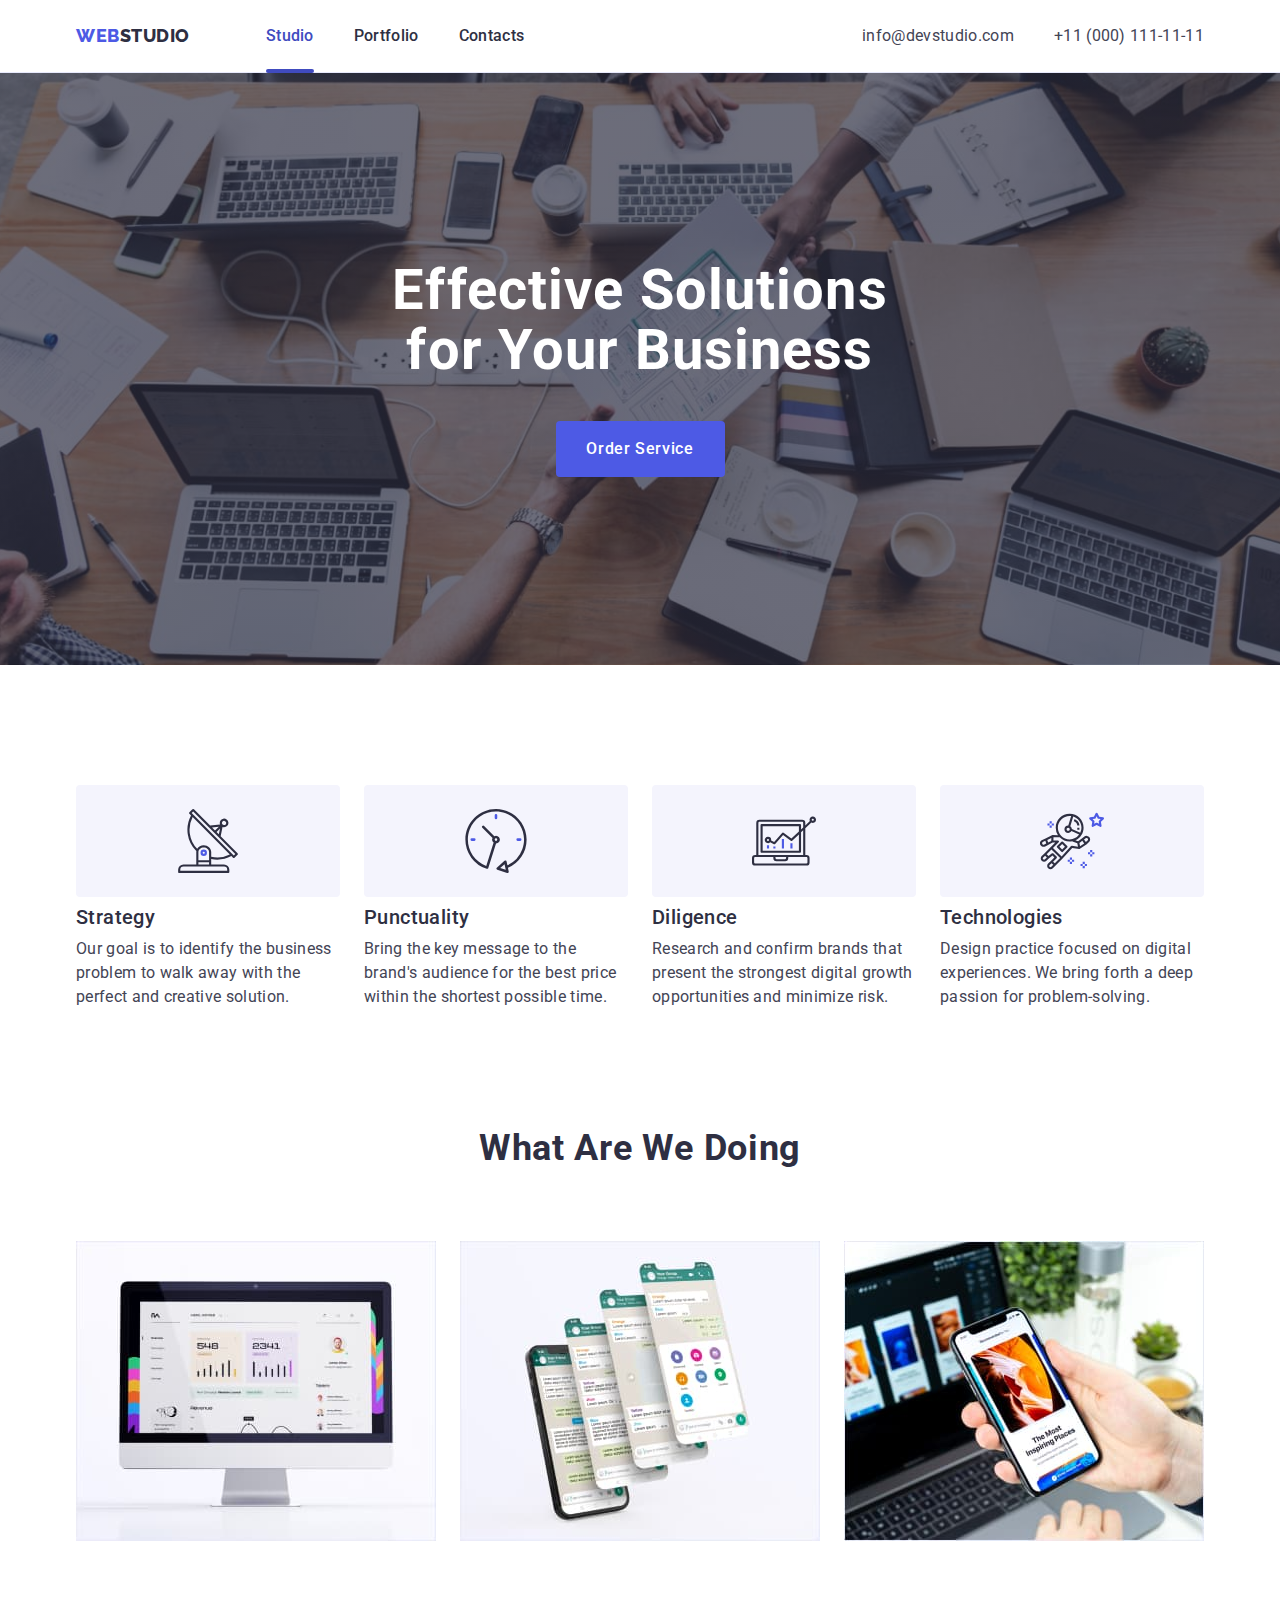
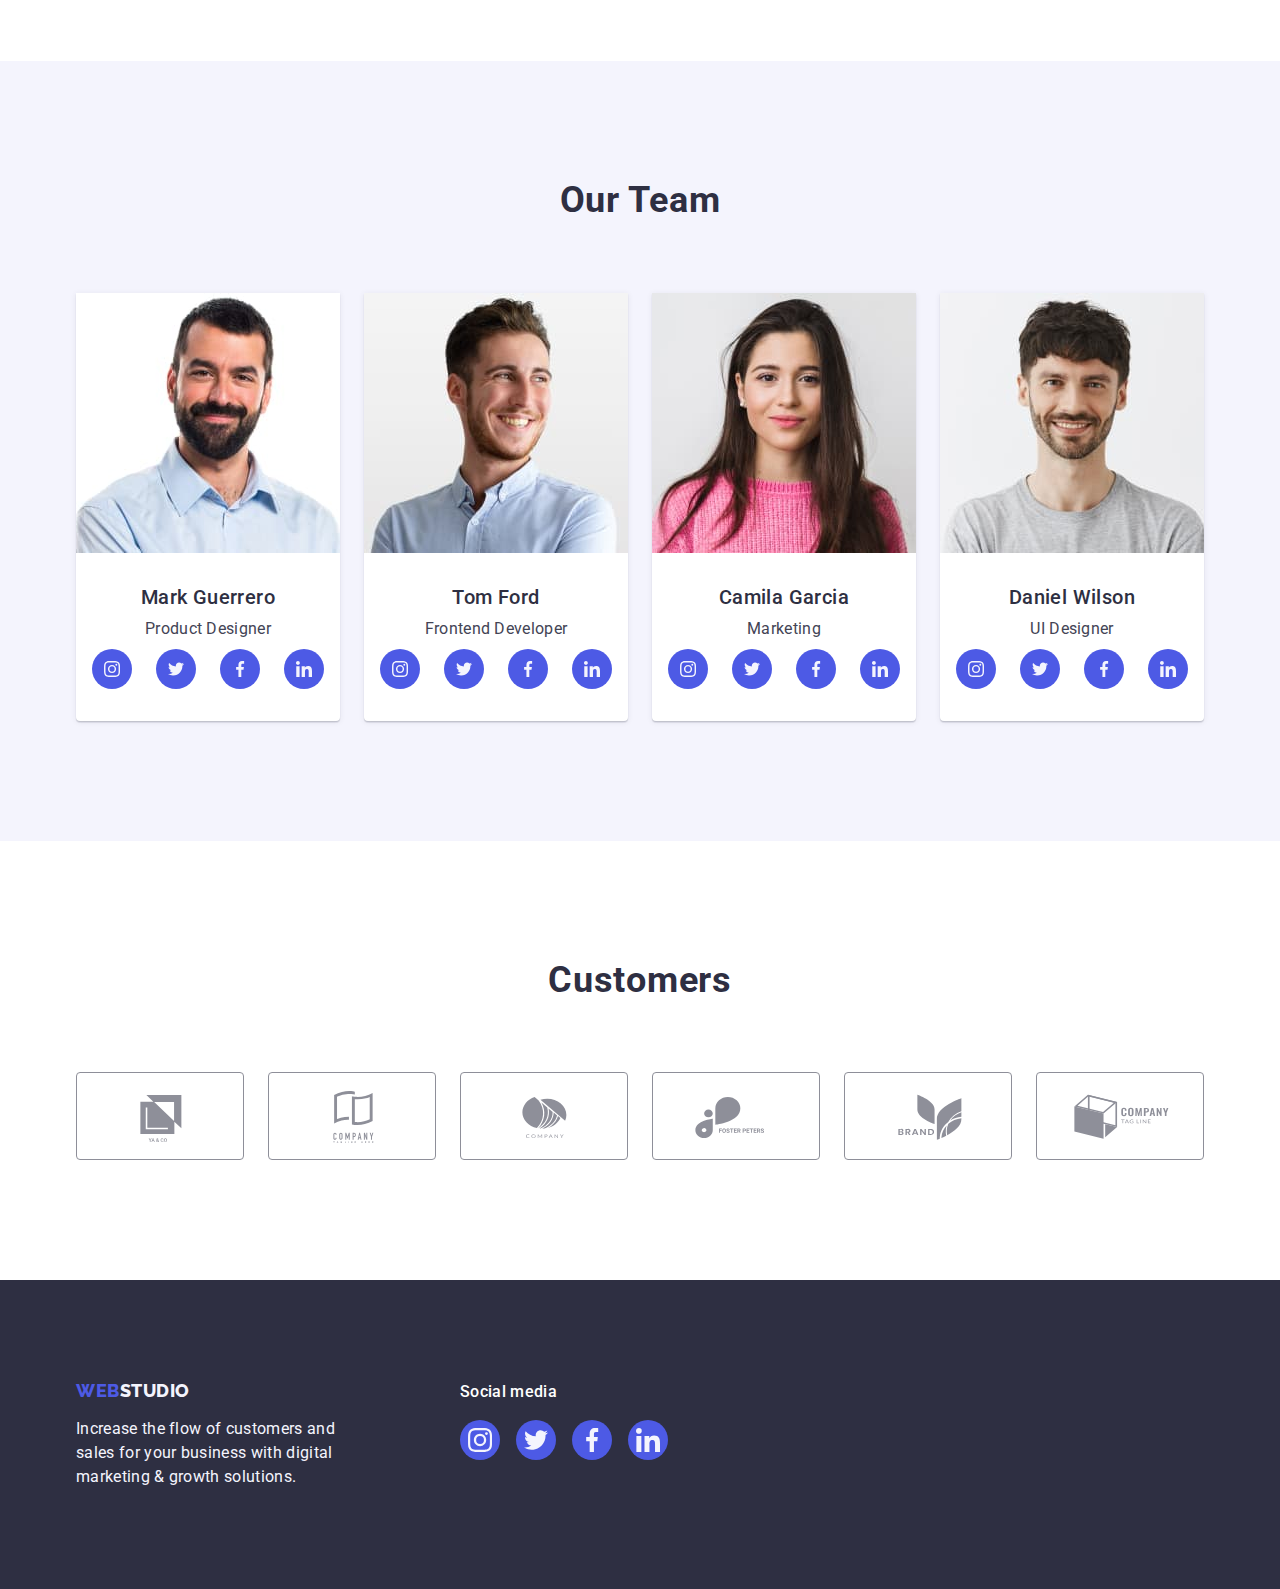
<file: index.html>
<!DOCTYPE html>
<html lang="en">
  <head>
    <meta charset="UTF-8" />
    <meta http-equiv="X-UA-Compatible" content="IE=edge" />
    <meta name="viewport" content="width=device-width, initial-scale=1.0" />
    <title>WebStudio</title>
    <link rel="preconnect" href="https://fonts.googleapis.com" />
    <link rel="preconnect" href="https://fonts.gstatic.com" crossorigin />
    <link
      href="https://fonts.googleapis.com/css2?family=Raleway:wght@800&family=Roboto:wght@400;500;700;900&display=swap"
      rel="stylesheet"
    />
    <link
      rel="stylesheet"
      href="https://cdn.jsdelivr.net/npm/modern-normalize@1.1.0/modern-normalize.min.css"
    />
    <link rel="stylesheet" href="./css/style.css" />
  </head>
  <body>
    <!-- Header section -->
    <header class="header">
      <div class="container page-header-container">
        <nav class="page-nav">
          <a class="page-logo header-logo-one link" href="./index.html">
            Web<span class="header-logo-two">Studio</span>
          </a>
          <ul class="list menu">
            <li class="menu-item">
              <a class="menu-link active link" href="./index.html">Studio</a>
            </li>
            <li class="menu-item">
              <a class="menu-link link" href="./portfolio.html">Portfolio</a>
            </li>
            <li class="menu-item">
              <a class="menu-link link" href="">Contacts</a>
            </li>
          </ul>
        </nav>
        <address class="address">
          <ul class="list page-address">
            <li>
              <a
                class="adress-left contact link"
                href="mailto:info@devstudio.com"
                >info@devstudio.com</a
              >
            </li>
            <li>
              <a class="contact link" href="tel:+110001111111">
                +11 (000) 111-11-11</a
              >
            </li>
          </ul>
        </address>
      </div>
    </header>
    <main>
      <!-- Hero section -->
      <section class="hero">
        <div class="container hero-container">
          <h1 class="title">Effective Solutions for Your Business</h1>
          <button class="modal-btn" type="button" data-modal-open>
            Order Service
          </button>
        </div>
      </section>

      <!-- Features section -->
      <section class="feature features-container">
        <div class="container">
          <h2 hidden class="title-feature">Our feature</h2>
          <ul class="list features-list-container">
            <li class="features-description">
              <div class="features-link">
                <svg class="features-icon" width="64" height="64">
                  <use href="./images/icon.svg#icon-antenna"></use>
                </svg>
              </div>
              <h3 class="main-feature">Strategy</h3>
              <p class="item-feature">
                Our goal is to identify the business problem to walk away with
                the perfect and creative solution.
              </p>
            </li>
            <li class="features-description">
              <div class="features-link">
                <svg class="features-icon" width="64" height="64">
                  <use href="./images/icon.svg#icon-clock"></use>
                </svg>
              </div>
              <h3 class="main-feature">Punctuality</h3>
              <p class="item-feature">
                Bring the key message to the brand's audience for the best price
                within the shortest possible time.
              </p>
            </li>
            <li class="features-description">
              <div class="features-link">
                <svg class="features-icon" width="64" height="64">
                  <use href="./images/icon.svg#icon-diagram"></use>
                </svg>
              </div>
              <h3 class="main-feature">Diligence</h3>
              <p class="item-feature">
                Research and confirm brands that present the strongest digital
                growth opportunities and minimize risk.
              </p>
            </li>
            <li class="features-description">
              <div class="features-link">
                <svg class="features-icon" width="64" height="64">
                  <use href="./images/icon.svg#icon-astronaut"></use>
                </svg>
              </div>
              <h3 class="main-feature">Technologies</h3>
              <p class="item-feature">
                Design practice focused on digital experiences. We bring forth a
                deep passion for problem-solving.
              </p>
            </li>
          </ul>
        </div>
      </section>
      <!-- We doing section -->
      <section class="wedoing">
        <div class="container wedoing-container">
          <h2 class="title-wedoing">What are we doing</h2>
          <ul class="list wedoing-list-container">
            <li class="wedoing-list">
              <img
                class="picture"
                src="./images/wedoing/img-1.jpg"
                alt="computer screen"
                width="360"
                height="300"
              />
            </li>
            <li class="wedoing-list">
              <img
                class="picture"
                src="./images/wedoing/img-2.jpg"
                alt="phone screen"
                width="360"
                height="300"
              />
            </li>
            <li class="wedoing-list">
              <img
                class="picture"
                src="./images/wedoing/img-3.jpg"
                alt="computer and phone screen"
                width="360"
                height="300"
              />
            </li>
          </ul>
        </div>
      </section>
      <!-- Team section -->
      <section class="team">
        <div class="container team-container">
          <h2 class="title-team">Our Team</h2>
          <ul class="list team-list-container">
            <li class="field team-card">
              <img
                src="./images/team/img-1.jpg"
                alt="Product designer photo"
                width="264"
                height="260"
              />
              <div class="card card-list-team">
                <h3 class="name">Mark Guerrero</h3>
                <p class="position">Product Designer</p>
                <ul class="socials list">
                  <li class="socials-items">
                    <a
                      class="socials-link link"
                      href="https://instagram.com"
                      target="_blank"
                      rel="nooperer noreferrer"
                      aria-label="Instagram icon"
                    >
                      <svg class="social-icon" width="16" height="16">
                        <use href="./images/icon.svg#icon-instagram"></use>
                      </svg>
                    </a>
                  </li>
                  <li class="socials-items">
                    <a
                      class="socials-link link"
                      href="https://twitter.com"
                      target="_blank"
                      rel="nooperer noreferrer"
                      aria-label="Twitter icon"
                    >
                      <svg class="social-icon" width="16" height="16">
                        <use href="./images/icon.svg#icon-twitter"></use>
                      </svg>
                    </a>
                  </li>
                  <li class="socials-items">
                    <a
                      class="socials-link link"
                      href="https://facebook.com"
                      target="_blank"
                      rel="nooperer noreferrer"
                      aria-label="Facebook icon"
                    >
                      <svg class="social-icon" width="16" height="16">
                        <use href="./images/icon.svg#icon-facebook"></use>
                      </svg>
                    </a>
                  </li>
                  <li class="socials-items">
                    <a
                      class="socials-link link"
                      href="https://linkedin.com"
                      target="_blank"
                      rel="nooperer noreferrer"
                      aria-label="Linkedin icon"
                    >
                      <svg class="social-icon" width="16" height="16">
                        <use href="./images/icon.svg#icon-linkedin"></use>
                      </svg>
                    </a>
                  </li>
                </ul>
              </div>
            </li>
            <li class="field team-card">
              <img
                src="./images/team/img-2.jpg"
                alt="Photo frontend developer"
                width="264"
                height="260"
              />

              <div class="card card-list-team">
                <h3 class="name">Tom Ford</h3>
                <p class="position">Frontend Developer</p>
                <ul class="socials list">
                  <li class="socials-items">
                    <a
                      class="socials-link link"
                      href="https://instagram.com"
                      target="_blank"
                      rel="nooperer noreferrer"
                      aria-label="Instagram icon"
                    >
                      <svg class="social-icon" width="16" height="16">
                        <use href="./images/icon.svg#icon-instagram"></use>
                      </svg>
                    </a>
                  </li>
                  <li class="socials-items">
                    <a
                      class="socials-link link"
                      href="https://twitter.com"
                      target="_blank"
                      rel="nooperer noreferrer"
                      aria-label="Twitter icon"
                    >
                      <svg class="social-icon" width="16" height="16">
                        <use href="./images/icon.svg#icon-twitter"></use>
                      </svg>
                    </a>
                  </li>
                  <li class="socials-items">
                    <a
                      class="socials-link link"
                      href="https://facebook.com"
                      target="_blank"
                      rel="nooperer noreferrer"
                      aria-label="Facebook icon"
                    >
                      <svg class="social-icon" width="16" height="16">
                        <use href="./images/icon.svg#icon-facebook"></use>
                      </svg>
                    </a>
                  </li>
                  <li class="socials-items">
                    <a
                      class="socials-link link"
                      href="https://linkedin.com"
                      target="_blank"
                      rel="nooperer noreferrer"
                      aria-label="Linkedin icon"
                    >
                      <svg class="social-icon" width="16" height="16">
                        <use href="./images/icon.svg#icon-linkedin"></use>
                      </svg>
                    </a>
                  </li>
                </ul>
              </div>
            </li>
            <li class="field team-card">
              <img
                src="./images/team/img-3.jpg"
                alt="Photo of a marketer"
                width="264"
                height="260"
              />
              <div class="card card-list-team">
                <h3 class="name">Camila Garcia</h3>
                <p class="position">Marketing</p>
                <ul class="socials list">
                  <li class="socials-items">
                    <a
                      class="socials-link link"
                      href="https://instagram.com"
                      target="_blank"
                      rel="nooperer noreferrer"
                      aria-label="Instagram icon"
                    >
                      <svg class="social-icon" width="16" height="16">
                        <use href="./images/icon.svg#icon-instagram"></use>
                      </svg>
                    </a>
                  </li>
                  <li class="socials-items">
                    <a
                      class="socials-link link"
                      href="https://twitter.com"
                      target="_blank"
                      rel="nooperer noreferrer"
                      aria-label="Twitter icon"
                    >
                      <svg class="social-icon" width="16" height="16">
                        <use href="./images/icon.svg#icon-twitter"></use>
                      </svg>
                    </a>
                  </li>
                  <li class="socials-items">
                    <a
                      class="socials-link link"
                      href="https://facebook.com"
                      target="_blank"
                      rel="nooperer noreferrer"
                      aria-label="Facebook icon"
                    >
                      <svg class="social-icon" width="16" height="16">
                        <use href="./images/icon.svg#icon-facebook"></use>
                      </svg>
                    </a>
                  </li>
                  <li class="socials-items">
                    <a
                      class="socials-link link"
                      href="https://linkedin.com"
                      target="_blank"
                      rel="nooperer noreferrer"
                      aria-label="Linkedin icon"
                    >
                      <svg class="social-icon" width="16" height="16">
                        <use href="./images/icon.svg#icon-linkedin"></use>
                      </svg>
                    </a>
                  </li>
                </ul>
              </div>
            </li>
            <li class="field team-card">
              <img
                src="./images/team/img-4.jpg"
                alt="Photo of UI designer"
                width="264"
                height="260"
              />
              <div class="card card-list-team">
                <h3 class="name">Daniel Wilson</h3>
                <p class="position">UI Designer</p>
                <ul class="socials list">
                  <li class="socials-items">
                    <a
                      class="socials-link link"
                      href="https://instagram.com"
                      target="_blank"
                      rel="nooperer noreferrer"
                      aria-label="Instagram icon"
                    >
                      <svg class="social-icon" width="16" height="16">
                        <use href="./images/icon.svg#icon-instagram"></use>
                      </svg>
                    </a>
                  </li>
                  <li class="socials-items">
                    <a
                      class="socials-link link"
                      href="https://twitter.com"
                      target="_blank"
                      rel="nooperer noreferrer"
                      aria-label="Twitter icon"
                    >
                      <svg class="social-icon" width="16" height="16">
                        <use href="./images/icon.svg#icon-twitter"></use>
                      </svg>
                    </a>
                  </li>
                  <li class="socials-items">
                    <a
                      class="socials-link link"
                      href="https://facebook.com"
                      target="_blank"
                      rel="nooperer noreferrer"
                      aria-label="Facebook icon"
                    >
                      <svg class="social-icon" width="16" height="16">
                        <use href="./images/icon.svg#icon-facebook"></use>
                      </svg>
                    </a>
                  </li>
                  <li class="socials-items">
                    <a
                      class="socials-link link"
                      href="https://linkedin.com"
                      target="_blank"
                      rel="nooperer noreferrer"
                      aria-label="Linkedin icon"
                    >
                      <svg class="social-icon" width="16" height="16">
                        <use href="./images/icon.svg#icon-linkedin"></use>
                      </svg>
                    </a>
                  </li>
                </ul>
              </div>
            </li>
          </ul>
        </div>
      </section>
      <!-- Customers section -->
      <section class="customers">
        <div class="container">
          <h2 class="title-customers">Customers</h2>
          <ul class="client list">
            <li class="clients-items">
              <a class="clients-link" href="">
                <svg class="customers-icon" width="104" height="56">
                  <use href="./images/icon.svg#icon-Yaco"></use>
                </svg>
              </a>
            </li>
            <li class="clients-items">
              <a class="clients-link" href="">
                <svg class="customers-icon" width="104" height="56">
                  <use href="./images/icon.svg#icon-Nagline-here"></use>
                </svg>
              </a>
            </li>
            <li class="clients-items">
              <a class="clients-link" href="">
                <svg class="customers-icon" width="104" height="56">
                  <use href="./images/icon.svg#icon-Company"></use>
                </svg>
              </a>
            </li>
            <li class="clients-items">
              <a class="clients-link" href="">
                <svg class="customers-icon" width="104" height="56">
                  <use href="./images/icon.svg#icon-Foster-peters"></use>
                </svg>
              </a>
            </li>
            <li class="clients-items">
              <a class="clients-link" href="">
                <svg class="customers-icon" width="104" height="56">
                  <use href="./images/icon.svg#icon-Brand"></use>
                </svg>
              </a>
            </li>
            <li class="clients-items">
              <a class="clients-link" href="">
                <svg class="customers-icon" width="104" height="56">
                  <use href="./images/icon.svg#icon-Tag-Line"></use>
                </svg>
              </a>
            </li>
          </ul>
        </div>
      </section>
    </main>
    <!-- Footer section -->
    <footer class="footer">
      <div class="container footer-container">
        <div class="footer-indent">
          <a class="logo-container footer-logo-one link" href="./index.html"
            >Web<span class="footer-logo-two">Studio</span></a
          >
          <p class="footer-end">
            Increase the flow of customers and sales for your business with
            digital marketing & growth solutions.
          </p>
        </div>
        <div class="footer-list-icon">
          <p class="footer-media">Social media</p>
          <ul class="footer-icon-container list">
            <li class="footer-icon-media">
              <a
                class="footer-link link"
                href="https://instagram.com"
                target="_blank"
                rel="nooperer noreferrer"
                aria-label="Instagram icon"
              >
                <svg class="footer-icon" width="24" height="24">
                  <use href="./images/icon.svg#icon-instagram"></use>
                </svg>
              </a>
            </li>
            <li class="footer-icon-media">
              <a
                class="footer-link link"
                href="https://twitter.com"
                target="_blank"
                rel="nooperer noreferrer"
                aria-label="Twitter icon"
              >
                <svg class="footer-icon" width="24" height="24">
                  <use href="./images/icon.svg#icon-twitter"></use>
                </svg>
              </a>
            </li>
            <li class="footer-icon-media">
              <a
                class="footer-link link"
                href="https://facebook.com"
                target="_blank"
                rel="nooperer noreferrer"
                aria-label="Facebook icon"
              >
                <svg class="footer-icon" width="24" height="24">
                  <use href="./images/icon.svg#icon-facebook"></use>
                </svg>
              </a>
            </li>
            <li class="footer-icon-media">
              <a
                class="footer-link link"
                href="https://linkedin.com"
                target="_blank"
                rel="nooperer noreferrer"
                aria-label="Linkedin icon"
              >
                <svg class="footer-icon" width="24" height="24">
                  <use href="./images/icon.svg#icon-linkedin"></use>
                </svg>
              </a>
            </li>
          </ul>
        </div>
      </div>
    </footer>
    <!-- Modal window -->
    <div class="backdrop is-hidden" data-modal>
      <div class="modal">
        <button class="modal-btn-hero" type="button" data-modal-close>
          <svg class="modal-icon" width="8" height="8">
            <use href="./images/icon.svg#icon-close-modal"></use>
          </svg>
        </button>
      </div>
    </div>
    <script src="./js/modal.js"></script>
  </body>
</html>
</file>
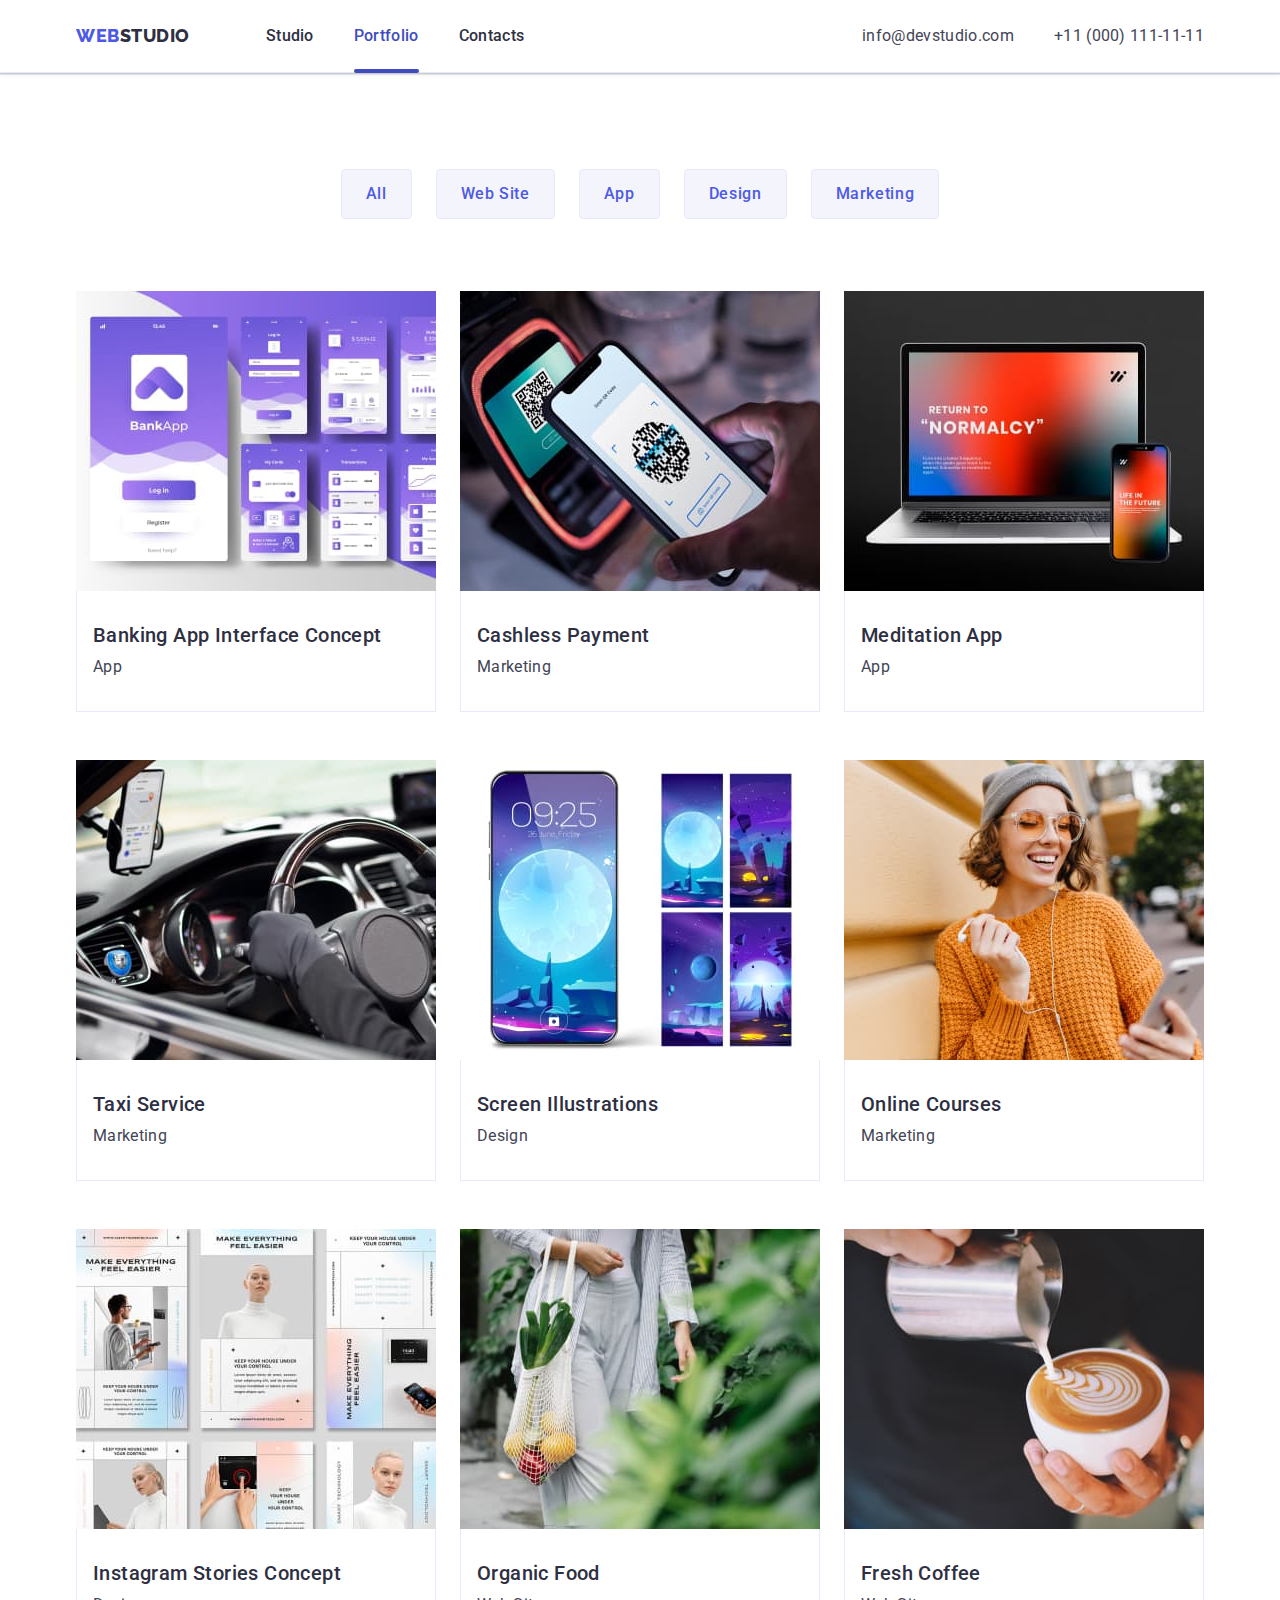
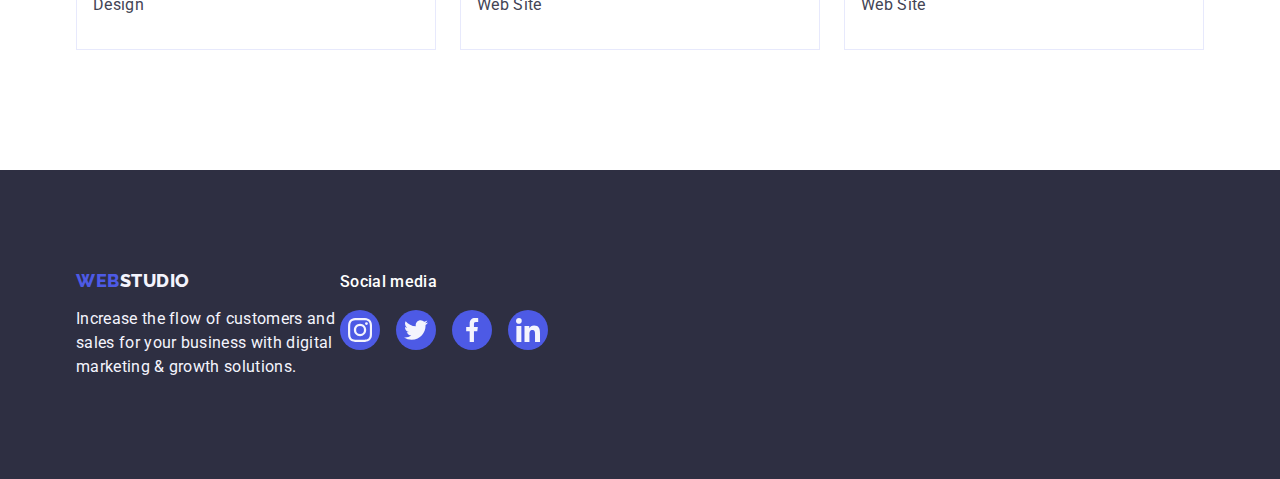
<file: portfolio.html>
<!DOCTYPE html>
<html lang="en">
  <head>
    <meta charset="UTF-8" />
    <meta http-equiv="X-UA-Compatible" content="IE=edge" />
    <meta name="viewport" content="width=device-width, initial-scale=1.0" />
    <title>WebStudio</title>
    <link rel="preconnect" href="https://fonts.googleapis.com" />
    <link rel="preconnect" href="https://fonts.gstatic.com" crossorigin />
    <link
      href="https://fonts.googleapis.com/css2?family=Raleway:wght@800&family=Roboto:wght@400;500;700;900&display=swap"
      rel="stylesheet"
    />
    <link
      rel="stylesheet"
      href="https://cdn.jsdelivr.net/npm/modern-normalize@1.1.0/modern-normalize.min.css"
    />
    <link rel="stylesheet" href="./css/style.css" />
  </head>
  <body>
    <!-- Header section -->
    <header class="header">
      <div class="container page-header-container">
        <nav class="page-nav">
          <a class="page-logo header-logo-one link" href="./index.html">
            Web<span class="header-logo-two">Studio</span>
          </a>
          <ul class="list menu">
            <li class="menu-item">
              <a class="menu-link link" href="./index.html">Studio</a>
            </li>
            <li class="menu-item">
              <a class="menu-link active link" href="./portfolio.html"
                >Portfolio</a
              >
            </li>
            <li class="menu-item">
              <a class="menu-link link" href="">Contacts</a>
            </li>
          </ul>
        </nav>
        <address class="address">
          <ul class="list page-address">
            <li>
              <a
                class="adress-left contact link"
                href="mailto:info@devstudio.com"
                >info@devstudio.com</a
              >
            </li>
            <li>
              <a class="contact link" href="tel:+110001111111">
                +11 (000) 111-11-11</a
              >
            </li>
          </ul>
        </address>
      </div>
    </header>
    <main>
      <!-- Portfolio section -->
      <section class="portfolio">
        <div class="container portfolio-container">
          <h1 hidden class="title-portfolio">Portfolio</h1>
          <ul class="list btn-portfolio">
            <li class="btn-distance">
              <button class="filter-btn" type="button">All</button>
            </li>
            <li class="btn-distance">
              <button class="filter-btn" type="button">Web Site</button>
            </li>
            <li class="btn-distance">
              <button class="filter-btn" type="button">App</button>
            </li>
            <li class="btn-distance">
              <button class="filter-btn" type="button">Design</button>
            </li>
            <li class="btn-distance">
              <button class="filter-btn" type="button">Marketing</button>
            </li>
          </ul>
          <ul class="list portfolio-list-container">
            <li class="our-portfolio">
              <a class="link card-list" href="">
                <div class="portfolio-box">
                  <img
                    src="./images/portfolio/img-1.jpg"
                    alt="screen app"
                    width="360"
                    height="300"
                  />
                  <p class="overlay-label">
                    14 Stylish and User-Friendly App Design Concepts · Task
                    Manager App · Calorie Tracker App · Exotic Fruit Ecommerce
                    App · Cloud Storage App
                  </p>
                </div>
                <div class="portfolio-card">
                  <h2 class="portfolio-item">Banking App Interface Concept</h2>
                  <p class="portfolio-category">App</p>
                </div>
              </a>
            </li>
            <li class="our-portfolio">
              <a class="link card-list" href="">
                <div class="portfolio-box">
                  <img
                    src="./images/portfolio/img-2.jpg"
                    alt="phone screen"
                    width="360"
                    height="300"
                  />
                  <p class="overlay-label">
                    14 Stylish and User-Friendly App Design Concepts · Task
                    Manager App · Calorie Tracker App · Exotic Fruit Ecommerce
                    App · Cloud Storage App
                  </p>
                </div>
                <div class="portfolio-card">
                  <h2 class="portfolio-item">Cashless Payment</h2>
                  <p class="portfolio-category">Marketing</p>
                </div>
              </a>
            </li>
            <li class="our-portfolio">
              <a class="link card-list" href="">
                <div class="portfolio-box">
                  <img
                    src="./images/portfolio/img-3.jpg"
                    alt="computer screen"
                    width="360"
                    height="300"
                  />
                  <p class="overlay-label">
                    14 Stylish and User-Friendly App Design Concepts · Task
                    Manager App · Calorie Tracker App · Exotic Fruit Ecommerce
                    App · Cloud Storage App
                  </p>
                </div>

                <div class="portfolio-card">
                  <h2 class="portfolio-item">Meditation App</h2>
                  <p class="portfolio-category">App</p>
                </div>
              </a>
            </li>
            <li class="our-portfolio">
              <a class="link card-list" href="">
                <div class="portfolio-box">
                  <img
                    src="./images/portfolio/img-4.jpg"
                    alt="interiot of the car"
                    width="360"
                    height="300"
                  />
                  <p class="overlay-label">
                    14 Stylish and User-Friendly App Design Concepts · Task
                    Manager App · Calorie Tracker App · Exotic Fruit Ecommerce
                    App · Cloud Storage App
                  </p>
                </div>
                <div class="portfolio-card">
                  <h2 class="portfolio-item">Taxi Service</h2>
                  <p class="portfolio-category">Marketing</p>
                </div></a
              >
            </li>
            <li class="our-portfolio">
              <a class="link card-list" href="">
                <div class="portfolio-box">
                  <img
                    src="./images/portfolio/img-5.jpg"
                    alt="phone screen"
                    width="360"
                    height="300"
                  />
                  <p class="overlay-label">
                    14 Stylish and User-Friendly App Design Concepts · Task
                    Manager App · Calorie Tracker App · Exotic Fruit Ecommerce
                    App · Cloud Storage App
                  </p>
                </div>
                <div class="portfolio-card">
                  <h2 class="portfolio-item">Screen Illustrations</h2>
                  <p class="portfolio-category">Design</p>
                </div>
              </a>
            </li>
            <li class="our-portfolio">
              <a class="link card-list" href="">
                <div class="portfolio-box">
                  <img
                    src="./images/portfolio/img-6.jpg"
                    alt="the girl"
                    width="360"
                    height="300"
                  />
                  <p class="overlay-label">
                    14 Stylish and User-Friendly App Design Concepts · Task
                    Manager App · Calorie Tracker App · Exotic Fruit Ecommerce
                    App · Cloud Storage App
                  </p>
                </div>
                <div class="portfolio-card">
                  <h2 class="portfolio-item">Online Courses</h2>
                  <p class="portfolio-category">Marketing</p>
                </div></a
              >
            </li>
            <li class="our-portfolio">
              <a class="link card-list" href="">
                <div class="portfolio-box">
                  <img
                    src="./images/portfolio/img-7.jpg"
                    alt="instagram Stories"
                    width="360"
                    height="300"
                  />
                  <p class="overlay-label">
                    14 Stylish and User-Friendly App Design Concepts · Task
                    Manager App · Calorie Tracker App · Exotic Fruit Ecommerce
                    App · Cloud Storage App
                  </p>
                </div>
                <div class="portfolio-card">
                  <h2 class="portfolio-item">Instagram Stories Concept</h2>
                  <p class="portfolio-category">Design</p>
                </div>
              </a>
            </li>
            <li class="our-portfolio">
              <a class="link card-list" href="">
                <div class="portfolio-box">
                  <img
                    src="./images/portfolio/img-8.jpg"
                    alt="food"
                    width="360"
                    height="300"
                  />
                  <p class="overlay-label">
                    14 Stylish and User-Friendly App Design Concepts · Task
                    Manager App · Calorie Tracker App · Exotic Fruit Ecommerce
                    App · Cloud Storage App
                  </p>
                </div>
                <div class="portfolio-card">
                  <h2 class="portfolio-item">Organic Food</h2>
                  <p class="portfolio-category">Web Site</p>
                </div>
              </a>
            </li>
            <li class="our-portfolio">
              <a class="link card-list" href="">
                <div class="portfolio-box">
                  <img
                    src="./images/portfolio/img-9.jpg"
                    alt="cup of coffe"
                    width="360"
                    height="300"
                  />
                  <p class="overlay-label">
                    14 Stylish and User-Friendly App Design Concepts · Task
                    Manager App · Calorie Tracker App · Exotic Fruit Ecommerce
                    App · Cloud Storage App
                  </p>
                </div>

                <div class="portfolio-card">
                  <h2 class="portfolio-item">Fresh Coffee</h2>
                  <p class="portfolio-category">Web Site</p>
                </div>
              </a>
            </li>
          </ul>
        </div>
      </section>
    </main>
    <!-- Footer section -->
    <footer class="footer">
      <div class="container footer-container">
        <div>
          <a class="logo-container footer-logo-one link" href="./index.html"
            >Web<span class="footer-logo-two">Studio</span></a
          >
          <p class="footer-end">
            Increase the flow of customers and sales for your business with
            digital marketing & growth solutions.
          </p>
        </div>
        <div class="footer-list-icon">
          <p class="footer-media">Social media</p>
          <ul class="footer-icon-container list">
            <li class="footer-icon-media">
              <a
                class="footer-link link"
                href="https://instagram.com"
                target="_blank"
                rel="nooperer noreferrer"
                aria-label="Instagram icon"
              >
                <svg class="footer-icon" width="24" height="24">
                  <use href="./images/icon.svg#icon-instagram"></use>
                </svg>
              </a>
            </li>
            <li class="footer-icon-media">
              <a
                class="footer-link link"
                href="https://twitter.com"
                target="_blank"
                rel="nooperer noreferrer"
                aria-label="Twitter icon"
              >
                <svg class="footer-icon" width="24" height="24">
                  <use href="./images/icon.svg#icon-twitter"></use>
                </svg>
              </a>
            </li>
            <li class="footer-icon-media">
              <a
                class="footer-link link"
                href="https://facebook.com"
                target="_blank"
                rel="nooperer noreferrer"
                aria-label="Facebook icon"
              >
                <svg class="footer-icon" width="24" height="24">
                  <use href="./images/icon.svg#icon-facebook"></use>
                </svg>
              </a>
            </li>
            <li class="footer-icon-media">
              <a
                class="footer-link link"
                href="https://linkedin.com"
                target="_blank"
                rel="nooperer noreferrer"
                aria-label="Linkedin icon"
              >
                <svg class="footer-icon" width="24" height="24">
                  <use href="./images/icon.svg#icon-linkedin"></use>
                </svg>
              </a>
            </li>
          </ul>
        </div>
      </div>
    </footer>
  </body>
</html>
</file>
<file: css/style.css>
:root {
  --font-family: 'Roboto', sans-serif;
  --white-color: #ffffff;
  --secondary-color: #2e2f42;
  --background-color: rgba(46, 47, 66, 0.7);
  --primary-color: #e5e5e5;
  --third-color: #f4f4fd;
  --base-txt-clr: #2e2f42;
  --secondary-text-clr: #434455;
  --base-btn-clr: #4d5ae5;
  --secondary-btn-clr: #404bbf;
  --logo-one-clr: #4d5ae5;
  --border: #e7e9fc;
  --icon-hover-color: #404bbf;
  --icon-color-backgraund: #4d5ae5;
  --border-customers-color: #8e8f99;
  --customer-hover: #404bbf;
  --color-features: #f4f4fd;
  --fotter-icons-color: #4d5ae5;
  --footer-icons--hover-color: #31d0aa;
  --customers-color: #8e8f99;
  --customers-icon-color: #afb1b8;
  --icon-color: #f4f4fd;
  --line-border-color: #404bbf;
  --portfolio-label-color: #f4f4fd;
  --portfolio-label-background-color: #4d5ae5;
  --modal-idx: 10;
  --modal-color: #fcfcfc;
  --modal-btn-hero: #e7e9fc;
  --modal-icon: #2e2f42;
  --modal-icon-hover-backraund: #404bbf;
}
body {
  font-family: var(--font-family);
  color: var(--secondary-text-clr);
  background-color: var(--white-color);
}

/* ============resert start=========== */

h1,
h2,
h3,
h4,
h5,
h6,
p {
  margin: 0;
}

img {
  display: block;
  width: 100%;
}
ul {
  margin: 0;
  padding-left: 0;
}

.list {
  list-style: none;
}
.link {
  text-decoration: none;
}
/* ============resert end=========== */
.container {
  width: 1158px;
  margin-right: auto;
  margin-left: auto;
  padding-right: 15px;
  padding-left: 15px;
  /* outline: 2px solid red; */
  outline-offset: -2px;
}

/*=========== HEADER SECTION========== */
.page-header-container {
  display: flex;
  align-items: center;
  justify-content: space-between;
}
.page-nav {
  display: flex;
  align-items: center;
}

.header {
  background-color: var(--white-color);
  border-bottom: 1px solid var(--border);
  box-shadow: 0px 2px 1px rgba(46, 47, 66, 0.08),
    0px 1px 1px rgba(46, 47, 66, 0.16), 0px 1px 6px rgba(46, 47, 66, 0.08);
}
.page-logo {
  margin-right: 76px;
}
.header-logo-one {
  font-family: 'Raleway', sans-serif;
  font-weight: 800;
  font-size: 18px;
  line-height: 1.17;
  letter-spacing: 0.03em;
  text-transform: uppercase;
  color: var(--logo-one-clr);
}
.header-logo-two {
  font-family: 'Raleway', sans-serif;
  font-weight: 800;
  font-size: 18px;
  line-height: 1.17;
  letter-spacing: 0.03em;
  text-transform: uppercase;
  color: var(--base-txt-clr);
}
.menu {
  display: flex;
  gap: 40px;
  align-items: center;
}

.menu-link {
  position: relative;
  display: block;
  padding-top: 24px;
  padding-bottom: 24px;
  font-weight: 500;
  font-size: 16px;
  line-height: 1.5;
  letter-spacing: 0.02em;
  color: var(--base-txt-clr);
  transition: color 250ms cubic-bezier(0.4, 0, 0.2, 1),
    background-color 250ms cubic-bezier(0.4, 0, 0.2, 1);
}
.menu-link:hover,
.menu-link:focus {
  color: var(--secondary-btn-clr);
}

.menu-link::after {
  content: '';
  position: absolute;
  bottom: -1px;
  left: 0;

  display: block;
  height: 4px;
  width: 100%;
  border-radius: 2px;
}
.menu-link.active {
  color: var(--secondary-btn-clr);
}

.menu-link.active::after {
  background-color: var(--line-border-color);
}

.address {
  font-style: normal;
}
.page-address {
  display: flex;
  gap: 40px;
  align-items: center;
}

.contact {
  font-size: 16px;
  line-height: 1.5;
  letter-spacing: 0.02em;
  color: var(--secondary-text-clr);
  transition: color 250ms cubic-bezier(0.4, 0, 0.2, 1);
}
.contact:hover,
.contact:focus {
  color: #404bbf;
}

/*=========== HERO SECTION========== */

.hero {
  max-width: 1440px;
  margin-left: auto;
  margin-right: auto;
  padding-top: 188px;
  padding-bottom: 188px;
  background-color: var(--secondary-color);
  background-image: linear-gradient(
      rgba(46, 47, 66, 0.7),
      rgba(46, 47, 66, 0.7)
    ),
    url(../images/hero/img-name.jpg);
  background-repeat: no-repeat;
  background-position: center;
  background-size: cover;
}
.title {
  margin-bottom: 40px;
  max-width: 496px;
  margin-right: auto;
  margin-left: auto;

  font-size: 56px;
  line-height: 1.07;
  letter-spacing: 0.02em;
  text-align: center;
  color: var(--white-color);
}
.modal-btn {
  display: block;
  min-width: 169px;
  height: 56px;
  border-radius: 4px;
  border: none;
  margin-right: auto;
  margin-left: auto;
  transition: background-color 250ms cubic-bezier(0.4, 0, 0.2, 1),
    box-shadow 250ms cubic-bezier(0.4, 0, 0.2, 1);

  font-family: inherit;
  font-weight: 500;
  font-size: 16px;
  line-height: 1.5;
  letter-spacing: 0.04em;
  color: var(--white-color);
  background-color: var(--base-btn-clr);
  cursor: pointer;
}
.modal-btn:hover,
.modal-btn:focus {
  background-color: var(--secondary-btn-clr);
  box-shadow: rgba(0, 0, 0, 0.15) 0px 4px;
}
/*=========== FEATURE SECTION========== */
.features-container {
  padding: 120px 0;
}
.features-list-container {
  display: flex;
  gap: 24px;
}
.features-description {
  flex-basis: calc((100% - 72px) / 4);
}

.title-feature {
  font-size: 36px;
  line-height: 1.1;
  letter-spacing: 0.02em;
  text-align: center;
  color: var(--base-txt-clr);
}

.main-feature {
  margin-bottom: 8px;

  font-weight: 500;
  font-size: 20px;
  line-height: 1.2;
  letter-spacing: 0.02em;
  color: var(--base-txt-clr);
}
.item-feature {
  width: 264px;
  font-size: 16px;
  line-height: 1.5;
  letter-spacing: 0.02em;
  color: var(--secondary-text-clr);
}
.features-link {
  margin-bottom: 8px;
  display: flex;
  justify-content: center;
  align-items: center;
  width: 264px;
  height: 112px;
  background-color: var(--color-features);
  border-radius: 4px;
}
.features-icon {
  fill: currentColor;
}

/*=========== WE DOING SECTION========== */
.wedoing {
  padding-bottom: 120px;
}

.wedoing-list-container {
  display: flex;
  gap: 24px;
}

.title-wedoing {
  margin-bottom: 72px;

  font-size: 36px;
  text-align: center;
  line-height: 1.11;
  letter-spacing: 0.02em;
  text-transform: capitalize;
  color: var(--base-txt-clr);
}
.wedoing-list {
  flex-basis: calc((100% - 48px) / 3);
}

/*=========== TEAM SECTION========== */

.team-list-container {
  display: flex;
  gap: 24px;
}

.team {
  background-color: var(--third-color);
  padding-top: 120px;
  padding-bottom: 120px;
}
.field {
  background-color: var(--white-color);
  box-shadow: 0px 1px 6px rgba(46, 47, 66, 0.08),
    0px 1px 1px rgba(46, 47, 66, 0.16), 0px 2px 1px rgba(46, 47, 66, 0.08);
}

.title-team {
  margin-bottom: 72px;

  font-size: 36px;
  line-height: 1.11;
  letter-spacing: 0.02em;
  text-align: center;
  text-transform: capitalize;
  color: var(--base-txt-clr);
}
.name {
  margin-bottom: 8px;

  font-weight: 500;
  font-size: 20px;
  line-height: 1.2;
  letter-spacing: 0.02em;
  text-align: center;
  color: var(--base-txt-clr);
}
.position {
  margin-bottom: 8px;
  font-size: 16px;
  line-height: 1.5;
  letter-spacing: 0.02em;
  text-align: center;
  color: var(--secondary-text-clr);
}
.team-card {
  flex-basis: calc((100% - 72px) / 4);
  border-radius: 0px 0px 4px 4px;
}
.card {
  padding-top: 32px;
  padding-bottom: 32px;
  padding-left: 16px;
  padding-right: 16px;
  border-radius: 0px 0px 4px 4px;
}
.card-list-team {
  padding: 32px 0;
}

.socials {
  display: flex;
  justify-content: center;
  gap: 24px;
}
.socials-items {
  width: 40px;
  height: 40px;
}

.socials-link {
  display: flex;
  justify-content: center;
  align-items: center;
  width: 100%;
  height: 100%;
  background-color: var(--icon-color-backgraund);
  border-radius: 50%;
  transition: background-color 250ms cubic-bezier(0.4, 0, 0.2, 1);
}
.socials-link:hover,
.socials-link:focus {
  background-color: var(--icon-hover-color);
}
.social-icon {
  fill: var(--icon-color);
}
/*===============CUSTOMERS SECTION===========*/
.customers {
  padding-top: 120px;
  padding-bottom: 120px;
}

.client {
  display: flex;
  justify-content: center;
  gap: 24px;
}

.title-customers {
  margin-bottom: 72px;

  font-size: 36px;
  line-height: 1.1;
  letter-spacing: 0.02em;
  text-align: center;
  text-transform: capitalize;
  color: var(--base-txt-clr);
}

.clients-link {
  display: flex;
  justify-content: center;
  align-items: center;
  width: 168px;
  height: 88px;
  border-radius: 4px;
  transition: color 250ms cubic-bezier(0.4, 0, 0.2, 1),
    border-color 250ms cubic-bezier(0.4, 0, 0.2, 1);
  border: 1px solid var(--border-customers-color);
  color: var(--customers-icon-color);
  color: var(--customers-color);
}

.clients-link:hover,
.clients-link:focus {
  border-color: var(--customer-hover);
  color: var(--customer-hover);
}
.customers-icon {
  fill: currentColor;
  transition: fill 250ms cubic-bezier(0.4, 0, 0.2, 1);
}
.clients-link .customers-icon:hover,
.clients-link .customers-icon:focus {
  fill: var(--customer-hover);
}
/*=========== FOOTER SECTION========== */
.footer {
  display: flex;
  padding-top: 100px;
  padding-bottom: 100px;
}
.footer-container {
  display: flex;
  align-items: baseline;
}
.footer-indent {
  margin-right: 120px;
}

.logo-container {
  display: inline-block;
  margin-bottom: 16px;
}
.footer {
  background-color: var(--secondary-color);
}
.footer-logo-one {
  font-family: 'Raleway', sans-serif;
  font-weight: 800;
  font-size: 18px;
  line-height: 1.17;
  letter-spacing: 0.03em;
  text-transform: uppercase;
  color: var(--logo-one-clr);
}
.footer-logo-two {
  font-family: 'Raleway', sans-serif;
  font-weight: 800;
  font-size: 18px;
  line-height: 1.17;
  letter-spacing: 0.03em;
  text-transform: uppercase;
  color: var(--third-color);
}
.footer-end {
  font-size: 16px;
  line-height: 1.5;
  letter-spacing: 0.02em;
  color: var(--third-color);
}
.footer-end {
  max-width: 264px;
}
.footer-list-icon {
  align-items: baseline;
}

.footer-media {
  margin-bottom: 16px;
  font-weight: 500;
  font-size: 16px;
  line-height: 1.5;
  letter-spacing: 0.02em;
  color: var(--white-color);
}
.footer-icon-container {
  display: flex;
  gap: 16px;
}

.footer-link {
  display: flex;
  justify-content: center;
  align-items: center;
  width: 40px;
  height: 40px;
  background-color: var(--fotter-icons-color);
  border-radius: 50%;
  transition: background-color 250ms cubic-bezier(0.4, 0, 0.2, 1);
}

.footer-link:hover,
.footer-link:focus {
  background-color: var(--footer-icons--hover-color);
}

.footer-icon {
  fill: var(--icon-color);
}
/* ---------------------Portfolio.html------------------- */

/* ============PORTFOLIO SECTION============ */
.portfolio {
  padding-top: 96px;
  padding-bottom: 120px;
}
.title-portfolio {
  font-size: 56px;
  line-height: 1.07;
  letter-spacing: 0.02em;
  color: var(--base-txt-clr);
}
.btn-portfolio {
  display: flex;
  gap: 24px;
  margin-bottom: 72px;
  justify-content: center;
}

.filter-btn {
  padding-top: 12px;
  padding-right: 24px;
  padding-bottom: 12px;
  padding-left: 24px;
  border-radius: 4px;
  border: 1px solid var(--border);

  font-family: inherit;
  font-weight: 500;
  font-size: 16px;
  line-height: 1.5;
  letter-spacing: 0.04em;
  color: var(--base-btn-clr);
  background-color: var(--third-color);
  cursor: pointer;
  transition: border 250ms cubic-bezier(0.4, 0, 0.2, 1),
    color 250ms cubic-bezier(0.4, 0, 0.2, 1),
    background-color 250ms cubic-bezier(0.4, 0, 0.2, 1),
    box-shadow 250ms cubic-bezier(0.4, 0, 0.2, 1);
}
.filter-btn:hover,
.filter-btn:focus {
  border: 1px solid transparent;
  color: var(--white-color);
  background-color: var(--secondary-btn-clr);
  box-shadow: 0px 3px 1px rgba(0, 0, 0, 0.1), 0px 2px 1px rgba(0, 0, 0, 0.08),
    0px 2px 2px rgba(0, 0, 0, 0.12);
}
.portfolio-list-container {
  display: flex;
  flex-wrap: wrap;
  column-gap: 24px;
  row-gap: 48px;
}
.our-portfolio {
  flex-basis: calc((100% - 48px) / 3);
}
.card-list:hover .overlay-label,
.card-list:focus .overlay-label {
  transform: translate(0, 0);
}
.portfolio-box {
  position: relative;
  overflow: hidden;
}
.overlay-label {
  position: absolute;
  bottom: 0;
  left: 0;
  width: 100%;
  height: 100%;
  overflow: auto;
  transform: translate(0, 100%);
  transition: transform 250ms cubic-bezier(0.4, 0, 0.2, 1);
  padding: 40px 32px;
  font-size: 16px;
  line-height: 1.5;
  letter-spacing: 0.02em;
  color: var(--portfolio-label-color);
  background-color: var(--portfolio-label-background-color);
}
.portfolio-item {
  margin-bottom: 8px;

  font-weight: 500;
  font-size: 20px;
  line-height: 1.2;
  letter-spacing: 0.02em;
  color: var(--base-txt-clr);
}
.portfolio-category {
  font-size: 16px;
  line-height: 1.5;
  letter-spacing: 0.02em;
  color: var(--secondary-text-clr);
}

.portfolio-card {
  padding: 32px 16px;
  border: 1px solid var(--border);
  border-top: none;
}

.card-list {
  display: block;
  transition: box-shadow 250ms cubic-bezier(0.4, 0, 0.2, 1);
}
.card-list:hover,
.card-list:focus {
  box-shadow: 0px 1px 6px rgba(46, 47, 66, 0.08),
    0px 1px 1px rgba(46, 47, 66, 0.16), 0px 2px 1px rgba(46, 47, 66, 0.08);
}

/* ==========MODAL WINDOW ============*/
.backdrop {
  position: fixed;
  top: 0;
  left: 0;
  width: 100%;
  height: 100%;
  z-index: var(--modal-idx);
  background-color: rgba(46, 47, 66, 0.4);
  opacity: 1;
  visibility: visible;
  pointer-events: initial;
  transition: opacity 250ms cubic-bezier(0.4, 0, 0.2, 1) visibility 250ms,
    cubic-bezier(0.4, 0, 0.2, 1),
    background-color 250ms cubic-bezier(0.4, 0, 0.2, 1);
}
.backdrop.is-hidden {
  opacity: 0;
  visibility: hidden;
  pointer-events: none;
  transition-delay: 300ms;
}

.modal {
  position: absolute;
  top: 50%;
  left: 50%;
  width: 408px;
  transform: translate(-50%, -50%);
  opacity: 1;
  min-height: 576px;
  border-radius: 4px;
  background-color: var(--modal-color);
  box-shadow: 0px 2px 1px rgba(0, 0, 0, 0.2), 0px 1px 3px rgba(0, 0, 0, 0.12),
    0px 1px 1px rgba(0, 0, 0, 0.14);
  transition: transform 250ms ease-in 100ms, opacity 250ms ease-in 100ms;
}
.backdrop.is-hidden .modal {
  transform: translate(-50%, -50%) scale(0.2);
  opacity: 0;
}
.modal-btn-hero {
  position: absolute;
  top: 24px;
  right: 24px;
  display: flex;
  justify-content: center;
  align-items: center;
  background-color: var(--modal-btn-hero);
  fill: var(--modal-icon);
  border: 1px solid rgba(0, 0, 0, 0.1);
  padding: 0;
  height: 24px;
  width: 24px;
  border-radius: 50%;
  cursor: pointer;
}
.modal-btn-hero:hover,
.modal-btn-hero:focus {
  background-color: var(--modal-icon-hover-backraund);
  fill: var(--white-color);
}
</file>
